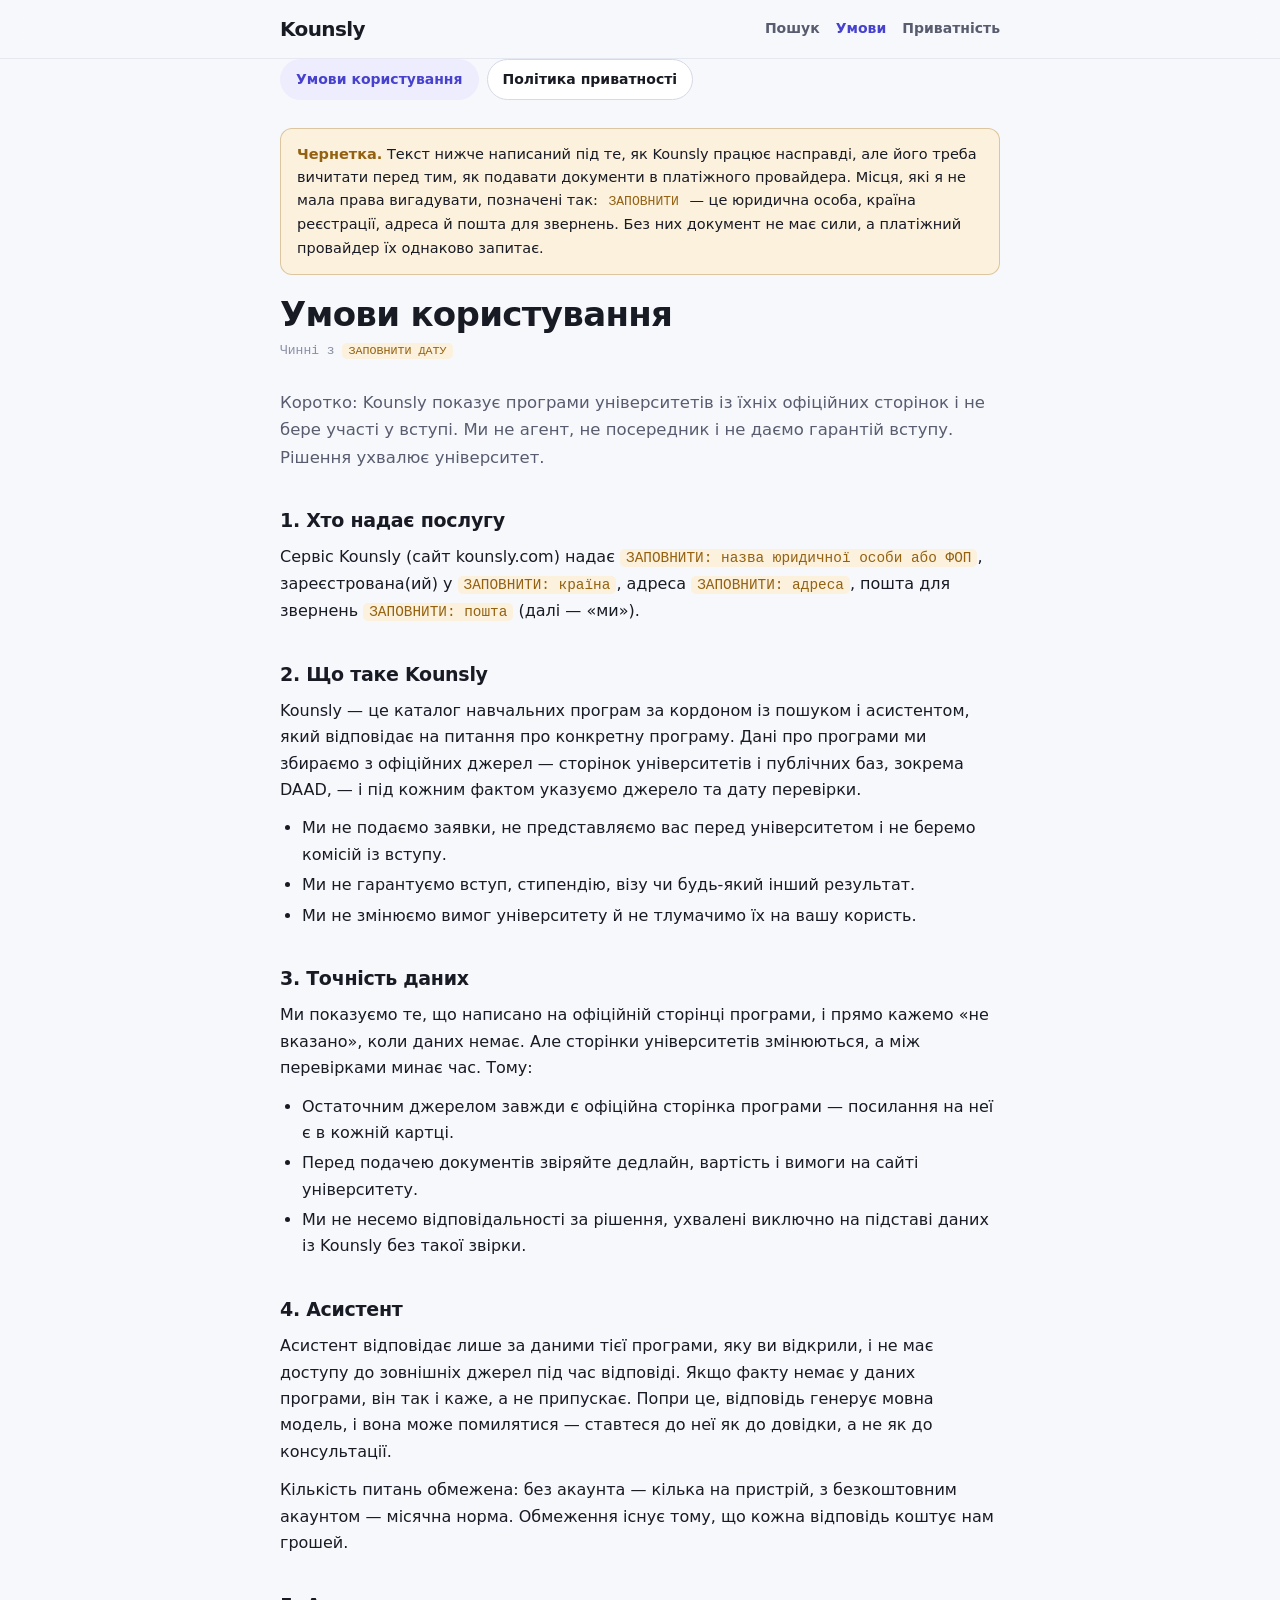
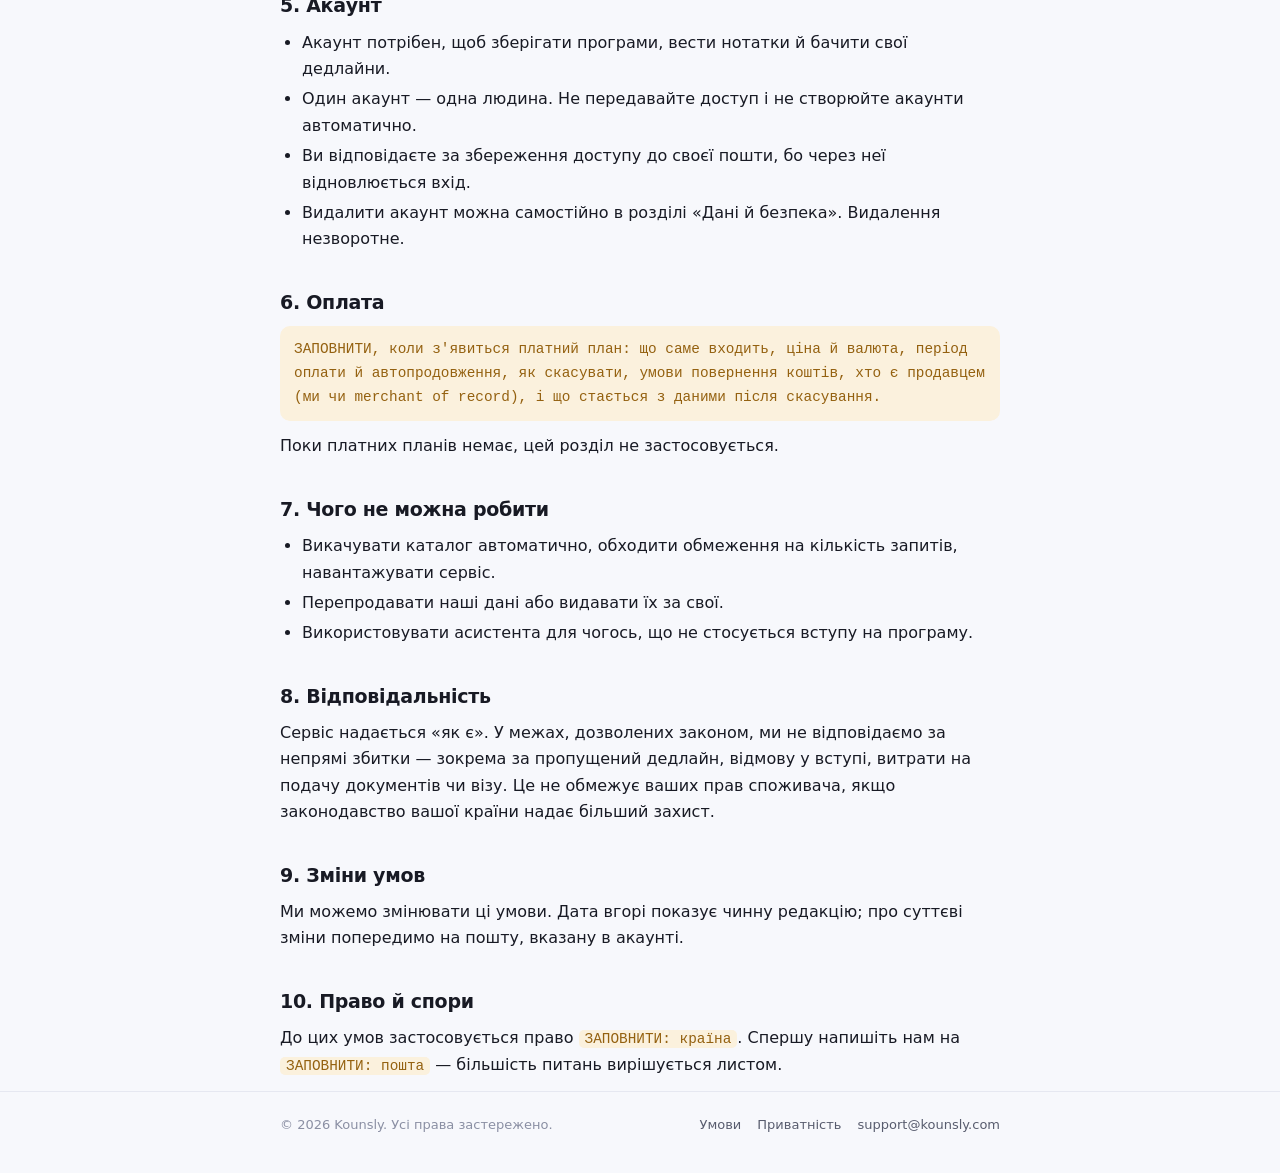
<file: legal.html>
<!doctype html>
<html lang="uk">
<head>
<meta charset="utf-8">
<meta name="viewport" content="width=device-width, initial-scale=1">
<title>Kounsly — умови й приватність</title>
<meta name="robots" content="index,follow">
</head>
<body>
<style>
/* Tokens repeated from index.html rather than shared, on purpose: this page
   loads no fonts and no application CSS, because it has to render for someone
   who arrived from a payment provider's checklist, on a bad connection, with
   the rest of the site not yet in cache. Keep the values in step by hand — they
   are eleven lines and they change roughly never. */
:root{
  --sans:system-ui,-apple-system,"Segoe UI",Roboto,Helvetica,Arial,sans-serif;
  --mono:ui-monospace,"SF Mono",Menlo,Consolas,monospace;
  --bg:#F7F8FC; --panel:#FFFFFF; --panel-2:#F1F2F8;
  --text:#181A24; --muted:#585C6E; --faint:#8A8FA3;
  --brd:#E6E8F1; --brd-2:#D6D9E6;
  --accent:#5B57E8; --accent-ink:#4642CE; --accent-soft:#EEEDFD;
  --warn:#946110; --warn-soft:#FBF1DD;
  --shadow:0 1px 2px rgba(24,26,40,.04), 0 10px 26px -16px rgba(24,26,40,.22);
}
@media (prefers-color-scheme:dark){
  :root{
    --bg:#0A0B11; --panel:rgba(255,255,255,.05); --panel-2:rgba(255,255,255,.08);
    --text:#ECEEF7; --muted:#A2A6BC; --faint:#6C7189;
    --brd:rgba(255,255,255,.09); --brd-2:rgba(255,255,255,.17);
    --accent:#8A86FF; --accent-ink:#A9A5FF; --accent-soft:rgba(124,116,240,.15);
    --warn:#E0A64B; --warn-soft:rgba(224,166,75,.14);
    --shadow:0 1px 2px rgba(0,0,0,.4), 0 14px 30px -18px rgba(0,0,0,.8);
  }
}
:root[data-theme="dark"]{
  --bg:#0A0B11; --panel:rgba(255,255,255,.05); --panel-2:rgba(255,255,255,.08);
  --text:#ECEEF7; --muted:#A2A6BC; --faint:#6C7189;
  --brd:rgba(255,255,255,.09); --brd-2:rgba(255,255,255,.17);
  --accent:#8A86FF; --accent-ink:#A9A5FF; --accent-soft:rgba(124,116,240,.15);
  --warn:#E0A64B; --warn-soft:rgba(224,166,75,.14);
  --shadow:0 1px 2px rgba(0,0,0,.4), 0 14px 30px -18px rgba(0,0,0,.8);
}
:root[data-theme="light"]{
  --bg:#F7F8FC; --panel:#FFFFFF; --panel-2:#F1F2F8;
  --text:#181A24; --muted:#585C6E; --faint:#8A8FA3;
  --brd:#E6E8F1; --brd-2:#D6D9E6;
  --accent:#5B57E8; --accent-ink:#4642CE; --accent-soft:#EEEDFD;
  --warn:#946110; --warn-soft:#FBF1DD;
  --shadow:0 1px 2px rgba(24,26,40,.04), 0 10px 26px -16px rgba(24,26,40,.22);
}
*{box-sizing:border-box}
body{margin:0;background:var(--bg);color:var(--text);font-family:var(--sans);
  font-size:16px;line-height:1.65;-webkit-font-smoothing:antialiased}
a{color:var(--accent-ink)}
:focus-visible{outline:2px solid var(--accent);outline-offset:2px;border-radius:6px}

header.top{position:sticky;top:0;z-index:10;
  background:color-mix(in srgb,var(--bg) 84%,transparent);backdrop-filter:blur(14px);
  border-bottom:1px solid var(--brd)}
.wrap{max-width:760px;margin:0 auto;padding:0 20px}
.top .wrap{display:flex;align-items:center;height:58px;gap:14px}
.brand{font-weight:800;font-size:20px;letter-spacing:-.03em;text-decoration:none;color:var(--text)}
.top nav{margin-left:auto;display:flex;gap:16px;font-size:14px}
.top nav a{color:var(--muted);text-decoration:none;font-weight:600}
.top nav a:hover,.top nav a[aria-current="page"]{color:var(--accent-ink)}

main{padding:36px 0 80px}
h1{font-size:clamp(26px,4vw,34px);font-weight:700;letter-spacing:-.02em;line-height:1.15;margin:0 0 6px}
.updated{color:var(--faint);font-size:13px;font-family:var(--mono);margin:0 0 28px}
h2{font-size:19px;font-weight:700;letter-spacing:-.015em;margin:34px 0 8px;scroll-margin-top:70px}
h3{font-size:16px;font-weight:700;margin:20px 0 6px}
p,li{color:var(--text)}
p{margin:0 0 12px}
ul{margin:0 0 14px;padding-left:22px}
li{margin:4px 0}
.lede{color:var(--muted);font-size:16.5px;margin-bottom:26px}
.tabs{display:flex;gap:8px;margin:0 0 28px;flex-wrap:wrap}
.tab{padding:8px 15px;border-radius:999px;border:1px solid var(--brd-2);background:var(--panel);
  color:var(--text);font:inherit;font-size:14px;font-weight:600;text-decoration:none}
.tab[aria-current="page"]{background:var(--accent-soft);border-color:transparent;color:var(--accent-ink)}
.doc{display:none}
.doc:target,.doc.on{display:block}
.box{background:var(--panel);border:1px solid var(--brd);border-radius:14px;
  padding:16px 18px;box-shadow:var(--shadow);margin:0 0 18px}
.todo{background:var(--warn-soft);border:1px solid color-mix(in srgb,var(--warn) 30%,transparent);
  border-radius:12px;padding:14px 16px;margin:0 0 20px;font-size:14.5px;line-height:1.6}
.todo b{color:var(--warn)}
.fill{font-family:var(--mono);font-size:.9em;background:var(--warn-soft);color:var(--warn);
  border-radius:5px;padding:1px 6px}
footer{border-top:1px solid var(--brd);padding:22px 0 40px;color:var(--faint);font-size:13px}
footer .wrap{display:flex;gap:16px;flex-wrap:wrap;align-items:center}
footer a{color:var(--muted);text-decoration:none}
footer a:hover{color:var(--text)}
footer .sp{flex:1}
</style>

<header class="top">
  <div class="wrap">
    <a class="brand" href="/">Kounsly</a>
    <nav>
      <a href="/">Пошук</a>
      <a href="/terms">Умови</a>
      <a href="/privacy">Приватність</a>
    </nav>
  </div>
</header>

<main class="wrap">
  <div class="tabs">
    <a class="tab" href="/terms" id="tab-terms">Умови користування</a>
    <a class="tab" href="/privacy" id="tab-privacy">Політика приватності</a>
  </div>

  <div class="todo">
    <b>Чернетка.</b> Текст нижче написаний під те, як Kounsly працює насправді, але
    його треба вичитати перед тим, як подавати документи в платіжного провайдера.
    Місця, які я не мала права вигадувати, позначені так: <span class="fill">ЗАПОВНИТИ</span> —
    це юридична особа, країна реєстрації, адреса й пошта для звернень. Без них
    документ не має сили, а платіжний провайдер їх однаково запитає.
  </div>

  <!-- ================= УМОВИ ================= -->
  <section class="doc" id="terms">
    <h1>Умови користування</h1>
    <p class="updated">Чинні з <span class="fill">ЗАПОВНИТИ ДАТУ</span></p>

    <p class="lede">Коротко: Kounsly показує програми університетів із їхніх офіційних
      сторінок і не бере участі у вступі. Ми не агент, не посередник і не даємо гарантій
      вступу. Рішення ухвалює університет.</p>

    <h2 id="who">1. Хто надає послугу</h2>
    <p>Сервіс Kounsly (сайт kounsly.com) надає <span class="fill">ЗАПОВНИТИ: назва юридичної особи або ФОП</span>,
      зареєстрована(ий) у <span class="fill">ЗАПОВНИТИ: країна</span>,
      адреса <span class="fill">ЗАПОВНИТИ: адреса</span>,
      пошта для звернень <span class="fill">ЗАПОВНИТИ: пошта</span> (далі — «ми»).</p>

    <h2 id="what">2. Що таке Kounsly</h2>
    <p>Kounsly — це каталог навчальних програм за кордоном із пошуком і асистентом,
      який відповідає на питання про конкретну програму. Дані про програми ми збираємо
      з офіційних джерел — сторінок університетів і публічних баз, зокрема DAAD, — і
      під кожним фактом указуємо джерело та дату перевірки.</p>
    <ul>
      <li>Ми не подаємо заявки, не представляємо вас перед університетом і не беремо комісій із вступу.</li>
      <li>Ми не гарантуємо вступ, стипендію, візу чи будь-який інший результат.</li>
      <li>Ми не змінюємо вимог університету й не тлумачимо їх на вашу користь.</li>
    </ul>

    <h2 id="accuracy">3. Точність даних</h2>
    <p>Ми показуємо те, що написано на офіційній сторінці програми, і прямо кажемо
      «не вказано», коли даних немає. Але сторінки університетів змінюються, а між
      перевірками минає час. Тому:</p>
    <ul>
      <li>Остаточним джерелом завжди є офіційна сторінка програми — посилання на неї є в кожній картці.</li>
      <li>Перед подачею документів звіряйте дедлайн, вартість і вимоги на сайті університету.</li>
      <li>Ми не несемо відповідальності за рішення, ухвалені виключно на підставі даних із Kounsly без такої звірки.</li>
    </ul>

    <h2 id="assistant">4. Асистент</h2>
    <p>Асистент відповідає лише за даними тієї програми, яку ви відкрили, і не має
      доступу до зовнішніх джерел під час відповіді. Якщо факту немає у даних програми,
      він так і каже, а не припускає. Попри це, відповідь генерує мовна модель, і вона
      може помилятися — ставтеся до неї як до довідки, а не як до консультації.</p>
    <p>Кількість питань обмежена: без акаунта — кілька на пристрій, з безкоштовним
      акаунтом — місячна норма. Обмеження існує тому, що кожна відповідь коштує нам грошей.</p>

    <h2 id="account">5. Акаунт</h2>
    <ul>
      <li>Акаунт потрібен, щоб зберігати програми, вести нотатки й бачити свої дедлайни.</li>
      <li>Один акаунт — одна людина. Не передавайте доступ і не створюйте акаунти автоматично.</li>
      <li>Ви відповідаєте за збереження доступу до своєї пошти, бо через неї відновлюється вхід.</li>
      <li>Видалити акаунт можна самостійно в розділі «Дані й безпека». Видалення незворотне.</li>
    </ul>

    <h2 id="payments">6. Оплата</h2>
    <p class="fill" style="display:block;padding:12px 14px;border-radius:10px">
      ЗАПОВНИТИ, коли з'явиться платний план: що саме входить, ціна й валюта, період
      оплати й автопродовження, як скасувати, умови повернення коштів, хто є продавцем
      (ми чи merchant of record), і що стається з даними після скасування.
    </p>
    <p>Поки платних планів немає, цей розділ не застосовується.</p>

    <h2 id="rules">7. Чого не можна робити</h2>
    <ul>
      <li>Викачувати каталог автоматично, обходити обмеження на кількість запитів, навантажувати сервіс.</li>
      <li>Перепродавати наші дані або видавати їх за свої.</li>
      <li>Використовувати асистента для чогось, що не стосується вступу на програму.</li>
    </ul>

    <h2 id="liability">8. Відповідальність</h2>
    <p>Сервіс надається «як є». У межах, дозволених законом, ми не відповідаємо за
      непрямі збитки — зокрема за пропущений дедлайн, відмову у вступі, витрати на
      подачу документів чи візу. Це не обмежує ваших прав споживача, якщо законодавство
      вашої країни надає більший захист.</p>

    <h2 id="changes">9. Зміни умов</h2>
    <p>Ми можемо змінювати ці умови. Дата вгорі показує чинну редакцію; про суттєві
      зміни попередимо на пошту, вказану в акаунті.</p>

    <h2 id="law">10. Право й спори</h2>
    <p>До цих умов застосовується право <span class="fill">ЗАПОВНИТИ: країна</span>.
      Спершу напишіть нам на <span class="fill">ЗАПОВНИТИ: пошта</span> — більшість
      питань вирішується листом.</p>
  </section>

  <!-- ================= ПРИВАТНІСТЬ ================= -->
  <section class="doc" id="privacy">
    <h1>Політика приватності</h1>
    <p class="updated">Чинна з <span class="fill">ЗАПОВНИТИ ДАТУ</span></p>

    <p class="lede">Коротко: без акаунта ми не знаємо, хто ви. З акаунтом зберігаємо
      те, що ви самі ввели, і те, що ви зберегли. Забрати чи стерти все можна самостійно.</p>

    <h2 id="controller">1. Хто відповідає за дані</h2>
    <p>Володілець даних — <span class="fill">ЗАПОВНИТИ: назва юридичної особи або ФОП</span>,
      <span class="fill">ЗАПОВНИТИ: адреса</span>. Питання про дані —
      на <span class="fill">ЗАПОВНИТИ: пошта</span>.</p>

    <h2 id="what-we-keep">2. Що ми зберігаємо</h2>
    <h3>Без акаунта</h3>
    <ul>
      <li>Анонімний ідентифікатор у вашому браузері — щоб рахувати безкоштовні питання до асистента.</li>
      <li>Технічні записи сервера (IP, час запиту) — для захисту від зловживань.</li>
      <li>Ваші пошукові запити <b>не зберігаються</b>, поки ви не увійшли.</li>
    </ul>
    <h3>З акаунтом</h3>
    <ul>
      <li>Пошта — вона ж спосіб входу.</li>
      <li>Профіль: громадянство, статус, освіта, спеціальність, бали, мовні сертифікати,
        бажаний рік і рівень вступу, стеля плати. Усе це вводите ви, і будь-яке поле можна лишити порожнім.</li>
      <li>Збережені програми, ваші нотатки до них і позначки «подаюсь / думаю / відпало».</li>
      <li>Історія пошуку — фрази, які ви шукали, щоб можна було до них повернутися.</li>
      <li>Лічильник питань до асистента. Самі питання ми не зберігаємо.</li>
    </ul>

    <h2 id="why">3. Навіщо</h2>
    <ul>
      <li>Щоб показати дедлайн, який стосується саме вас, а не загальний.</li>
      <li>Щоб сказати, чи вистачає ваших балів під вимоги програми.</li>
      <li>Щоб ваш список був однаковий на телефоні й на комп'ютері.</li>
      <li>Щоб рахувати безкоштовну норму питань.</li>
    </ul>
    <p>Підстава обробки — виконання договору з вами (надання сервісу) та наш законний
      інтерес у захисті сервісу від зловживань.</p>

    <h2 id="assistant-data">4. Асистент і ваші дані</h2>
    <p>Коли ви ставите питання, до моделі йде текст питання, дані відкритої програми
      і частина профілю — громадянство, статус, рівень освіти, мовні бали, спеціальність.
      Середній бал моделі <b>не передається</b>. Обробку виконує Google (Vertex AI);
      ці дані не використовуються для навчання моделі.</p>

    <h2 id="processors">5. Кому ми передаємо дані</h2>
    <ul>
      <li><b>Supabase</b> — вхід в акаунт і база даних користувачів.</li>
      <li><b>Google Cloud (Vertex AI)</b> — обробка питань до асистента.</li>
      <li><b>Hetzner / Coolify</b> <span class="fill">ЗВІРИТИ ХОСТИНГ</span> — сервер, на якому працює сайт.</li>
      <li>Якщо ви входите через Google або Apple — вони підтверджують вашу особу; пароль ми не бачимо ніколи.</li>
    </ul>
    <p>Ми не продаємо дані, не передаємо їх рекламним мережам і не надсилаємо розсилок,
      на які ви не підписувалися. Аналітики зі стеженням на сайті немає.</p>

    <h2 id="how-long">6. Скільки зберігаємо</h2>
    <p>Поки існує акаунт. Видалите акаунт — профіль, збережені, нотатки, дедлайни й
      історія зникають остаточно, без резервної копії для відновлення.
      Ваша адреса лишається в системі входу Supabase, але за нею не буде жодних даних.</p>

    <h2 id="rights">7. Ваші права</h2>
    <ul>
      <li><b>Подивитися</b> — усе, що ми зберігаємо, видно в акаунті.</li>
      <li><b>Виправити</b> — будь-яке поле профілю редагується там само.</li>
      <li><b>Видалити</b> — кнопка в розділі «Дані й безпека».</li>
      <li><b>Отримати копію</b> — напишіть нам, і ми вивантажимо ваші дані файлом.</li>
      <li><b>Поскаржитися</b> — до наглядового органу з захисту даних у вашій країні.</li>
    </ul>

    <h2 id="cookies">8. Cookies</h2>
    <p>Рекламних і аналітичних cookies немає. У браузері зберігаються: сесія входу,
      обрана мова й тема, анонімний лічильник питань. Без них сайт не працюватиме як слід.</p>

    <h2 id="children">9. Діти</h2>
    <p>Сервіс розрахований на людей, які вступають до університету. Якщо вам менше
      <span class="fill">ЗАПОВНИТИ: 16 або 18, залежно від країни</span> років, користуйтеся
      сервісом за згодою батьків.</p>

    <h2 id="privacy-changes">10. Зміни</h2>
    <p>Дата вгорі показує чинну редакцію. Про суттєві зміни попередимо на пошту.</p>
  </section>
</main>

<footer>
  <div class="wrap">
    <span>© 2026 Kounsly. Усі права застережено.</span>
    <span class="sp"></span>
    <a href="/terms">Умови</a>
    <a href="/privacy">Приватність</a>
    <a href="mailto:support@kounsly.com">support@kounsly.com</a>
  </div>
</footer>

<script>
  /* One file, two documents: they share a header, a footer and every style, and
     splitting them into two pages would mean maintaining that twice. The path
     decides which one is shown, so /terms and /privacy stay real, linkable,
     indexable addresses — a payment provider's reviewer will open them
     directly, and an anchor inside one still scrolls to its heading. */
  (function () {
    var which = location.pathname.indexOf("privacy") > -1 ? "privacy" : "terms";
    document.getElementById(which).classList.add("on");
    var tab = document.getElementById("tab-" + which);
    if (tab) tab.setAttribute("aria-current", "page");
    document.querySelectorAll(".top nav a").forEach(function (a) {
      if (a.getAttribute("href") === "/" + which) a.setAttribute("aria-current", "page");
    });
    document.title = "Kounsly — " + (which === "privacy" ? "політика приватності" : "умови користування");
    var theme = localStorage.getItem("kounsly.theme");
    document.documentElement.setAttribute("data-theme",
      theme ? theme : (matchMedia("(prefers-color-scheme: dark)").matches ? "dark" : "light"));
  })();
</script>
</body>
</html>
</file>
